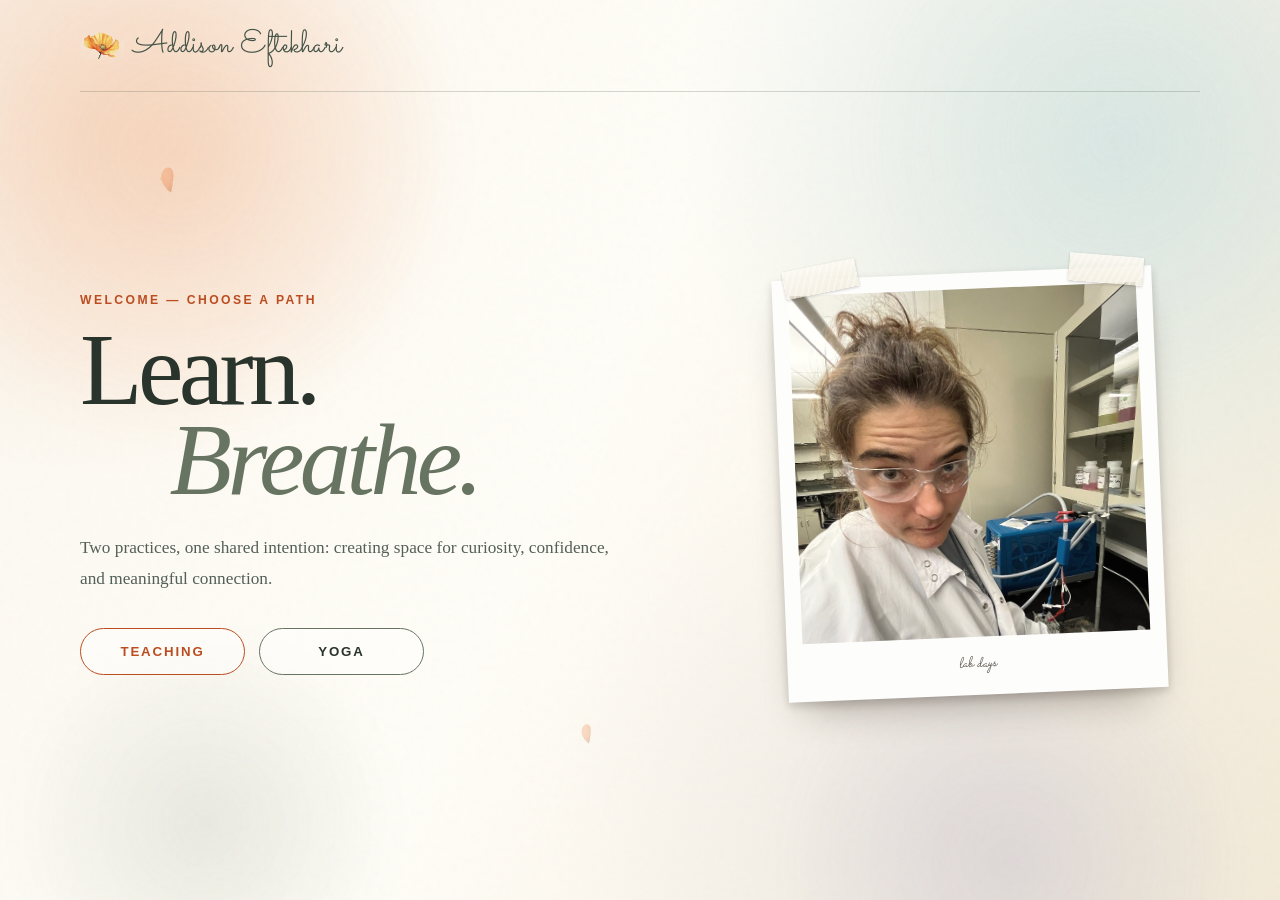
<file: index.html>
<!doctype html>
<html lang="en">
<head>
  <meta charset="utf-8">
  <meta name="viewport" content="width=device-width, initial-scale=1">
  <meta name="description" content="The personal website of Addison Eftekhari—teacher and yoga practitioner.">
  <title>Addison Eftekhari</title>
  <link rel="preconnect" href="https://fonts.googleapis.com">
  <link rel="preconnect" href="https://fonts.gstatic.com" crossorigin>
  <link href="https://fonts.googleapis.com/css2?family=Sacramento&display=swap" rel="stylesheet">
  <link rel="stylesheet" href="assets/styles.css">
</head>
<body>
<div class="watercolor-splash" aria-hidden="true">
  <span class="splash-blob splash-blob--poppy"></span>
  <span class="splash-blob splash-blob--sky"></span>
  <span class="splash-blob splash-blob--lavender"></span>
  <span class="splash-blob splash-blob--sage"></span>
  <img class="petal petal--poppy-a" src="assets/petal-poppy.svg" alt="">
  <img class="petal petal--leaf" src="assets/leaf-sage.svg" alt="">
  <img class="petal petal--poppy-b" src="assets/petal-poppy.svg" alt="">
  <img class="petal petal--bud" src="assets/bud-lavender.svg" alt="">
</div>
<div class="site-shell">
  <a class="skip-link" href="#main">Skip to content</a>
  <header class="site-header container">
    <a class="brand" href="index.html" aria-label="Addison Eftekhari — welcome">
      <img class="brand-mark" src="assets/poppy-mark.png" alt="">
      Addison Eftekhari
    </a>
  </header>
  <main id="main" class="welcome container">
    <section>
      <p class="eyebrow">Welcome — choose a path</p>
      <h1>Learn.<span>Breathe.</span></h1>
      <p class="intro">Two practices, one shared intention: creating space for curiosity, confidence, and meaningful connection.</p>
      <div class="choice-grid" aria-label="Explore Addison's work">
        <a class="choice orange" href="teaching/">Teaching</a>
        <a class="choice" href="yoga/">Yoga</a>
      </div>
    </section>
    <figure class="polaroid">
      <span class="tape tape-left" aria-hidden="true"></span>
      <span class="tape tape-right" aria-hidden="true"></span>
      <img src="assets/addison-headshot.jpeg" alt="Addison Eftekhari wearing safety glasses and a lab coat in a chemistry lab">
      <figcaption class="polaroid-caption">lab days</figcaption>
    </figure>
  </main>
</div>
<script src="assets/site.js"></script>
</body>
</html>
</file>
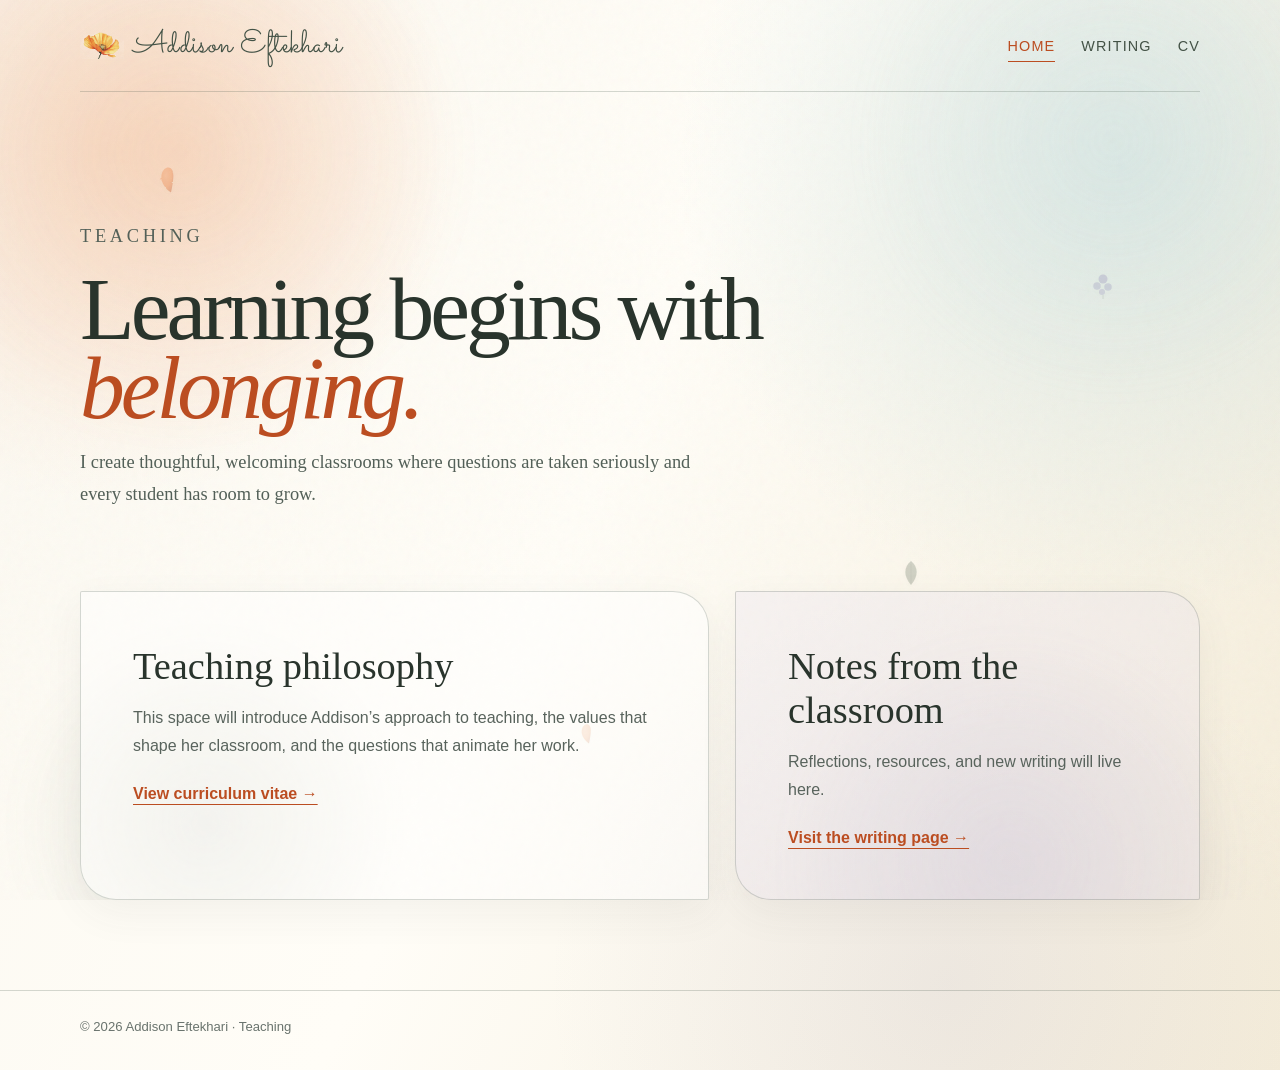
<file: teaching/index.html>
<!doctype html><html lang="en"><head><meta charset="utf-8"><meta name="viewport" content="width=device-width, initial-scale=1"><meta name="description" content="Teaching and academic work by Addison Eftekhari."><title>Teaching — Addison Eftekhari</title><link rel="preconnect" href="https://fonts.googleapis.com"><link rel="preconnect" href="https://fonts.gstatic.com" crossorigin><link href="https://fonts.googleapis.com/css2?family=Sacramento&display=swap" rel="stylesheet"><link rel="stylesheet" href="../assets/styles.css"></head>
<body><div class="watercolor-splash" aria-hidden="true"><span class="splash-blob splash-blob--poppy"></span><span class="splash-blob splash-blob--sky"></span><span class="splash-blob splash-blob--lavender"></span><span class="splash-blob splash-blob--sage"></span><img class="petal petal--poppy-a" src="../assets/petal-poppy.svg" alt=""><img class="petal petal--leaf" src="../assets/leaf-sage.svg" alt=""><img class="petal petal--poppy-b" src="../assets/petal-poppy.svg" alt=""><img class="petal petal--bud" src="../assets/bud-lavender.svg" alt=""></div><div class="site-shell"><a class="skip-link" href="#main">Skip to content</a>
<header class="site-header container"><a class="brand" href="../"><img class="brand-mark" src="../assets/poppy-mark.png" alt="">Addison Eftekhari</a><nav class="nav" aria-label="Teaching"><a href="./" aria-current="page">Home</a><a href="blog.html">Writing</a><a href="cv.html">CV</a></nav></header>
<main id="main" class="container"><section class="section-hero"><p class="eyebrow">Teaching</p><h1>Learning begins with <em>belonging.</em></h1><p>I create thoughtful, welcoming classrooms where questions are taken seriously and every student has room to grow.</p></section>
<section class="content-grid"><article class="card"><h2>Teaching philosophy</h2><p>This space will introduce Addison’s approach to teaching, the values that shape her classroom, and the questions that animate her work.</p><a class="text-link" href="cv.html">View curriculum vitae →</a></article><article class="card accent"><h2>Notes from the classroom</h2><p>Reflections, resources, and new writing will live here.</p><a class="text-link" href="blog.html">Visit the writing page →</a></article></section></main>
<footer class="footer"><div class="container">© <span data-year></span> Addison Eftekhari · Teaching</div></footer></div><script src="../assets/site.js"></script></body></html>
</file>
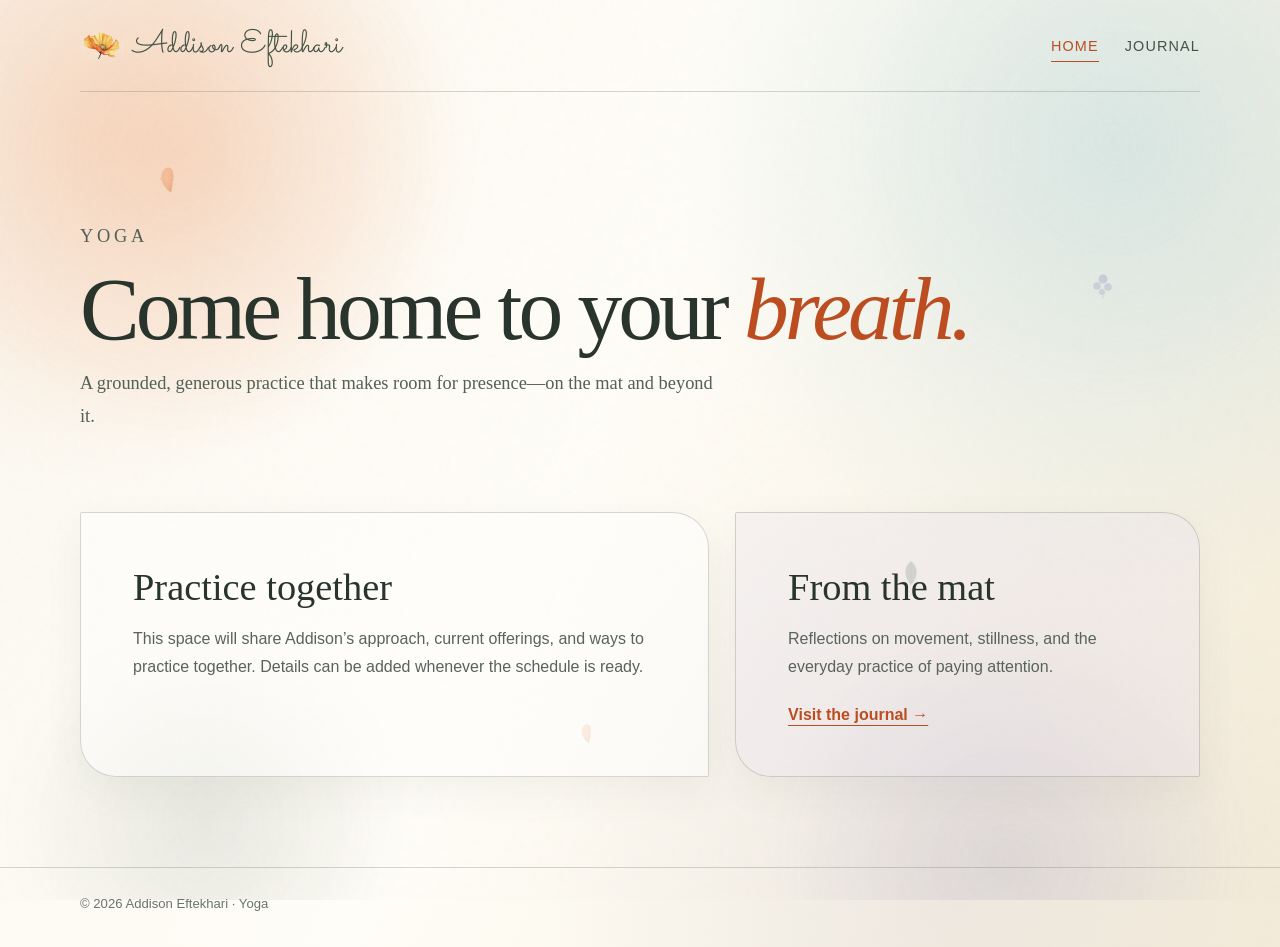
<file: yoga/index.html>
<!doctype html><html lang="en"><head><meta charset="utf-8"><meta name="viewport" content="width=device-width, initial-scale=1"><meta name="description" content="Yoga practice and teaching with Addison Eftekhari."><title>Yoga — Addison Eftekhari</title><link rel="preconnect" href="https://fonts.googleapis.com"><link rel="preconnect" href="https://fonts.gstatic.com" crossorigin><link href="https://fonts.googleapis.com/css2?family=Sacramento&display=swap" rel="stylesheet"><link rel="stylesheet" href="../assets/styles.css"></head>
<body><div class="watercolor-splash" aria-hidden="true"><span class="splash-blob splash-blob--poppy"></span><span class="splash-blob splash-blob--sky"></span><span class="splash-blob splash-blob--lavender"></span><span class="splash-blob splash-blob--sage"></span><img class="petal petal--poppy-a" src="../assets/petal-poppy.svg" alt=""><img class="petal petal--leaf" src="../assets/leaf-sage.svg" alt=""><img class="petal petal--poppy-b" src="../assets/petal-poppy.svg" alt=""><img class="petal petal--bud" src="../assets/bud-lavender.svg" alt=""></div><div class="site-shell"><a class="skip-link" href="#main">Skip to content</a><header class="site-header container"><a class="brand" href="../"><img class="brand-mark" src="../assets/poppy-mark.png" alt="">Addison Eftekhari</a><nav class="nav" aria-label="Yoga"><a href="./" aria-current="page">Home</a><a href="blog.html">Journal</a></nav></header>
<main id="main" class="container"><section class="section-hero"><p class="eyebrow">Yoga</p><h1>Come home to your <em>breath.</em></h1><p>A grounded, generous practice that makes room for presence—on the mat and beyond it.</p></section>
<section class="content-grid"><article class="card"><h2>Practice together</h2><p>This space will share Addison’s approach, current offerings, and ways to practice together. Details can be added whenever the schedule is ready.</p></article><article class="card accent"><h2>From the mat</h2><p>Reflections on movement, stillness, and the everyday practice of paying attention.</p><a class="text-link" href="blog.html">Visit the journal →</a></article></section></main>
<footer class="footer"><div class="container">© <span data-year></span> Addison Eftekhari · Yoga</div></footer></div><script src="../assets/site.js"></script></body></html>
</file>
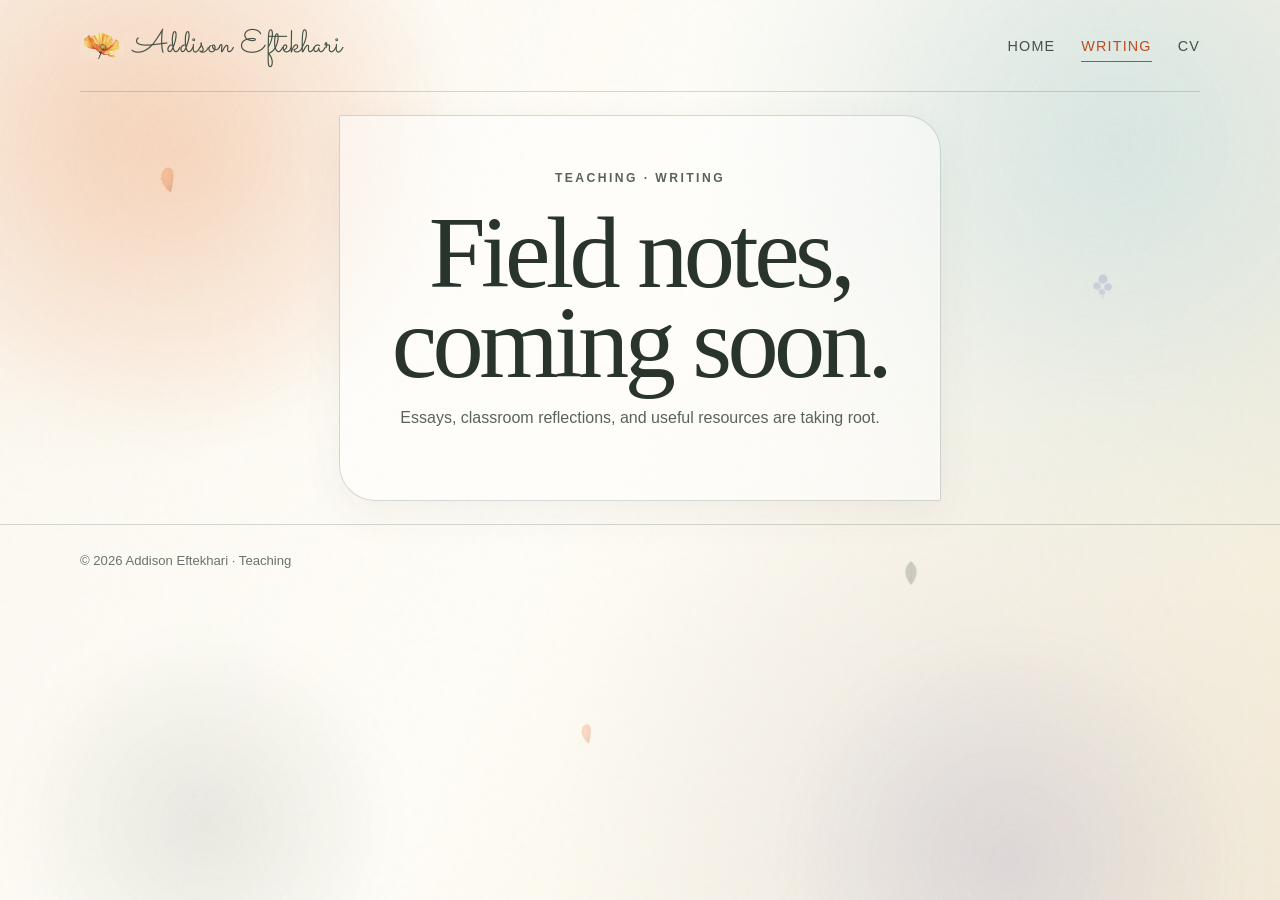
<file: teaching/blog.html>
<!doctype html><html lang="en"><head><meta charset="utf-8"><meta name="viewport" content="width=device-width, initial-scale=1"><meta name="description" content="Teaching notes and writing by Addison Eftekhari."><title>Teaching Writing — Addison Eftekhari</title><link rel="preconnect" href="https://fonts.googleapis.com"><link rel="preconnect" href="https://fonts.gstatic.com" crossorigin><link href="https://fonts.googleapis.com/css2?family=Sacramento&display=swap" rel="stylesheet"><link rel="stylesheet" href="../assets/styles.css"></head>
<body><div class="watercolor-splash" aria-hidden="true"><span class="splash-blob splash-blob--poppy"></span><span class="splash-blob splash-blob--sky"></span><span class="splash-blob splash-blob--lavender"></span><span class="splash-blob splash-blob--sage"></span><img class="petal petal--poppy-a" src="../assets/petal-poppy.svg" alt=""><img class="petal petal--leaf" src="../assets/leaf-sage.svg" alt=""><img class="petal petal--poppy-b" src="../assets/petal-poppy.svg" alt=""><img class="petal petal--bud" src="../assets/bud-lavender.svg" alt=""></div><div class="site-shell"><a class="skip-link" href="#main">Skip to content</a><header class="site-header container"><a class="brand" href="../"><img class="brand-mark" src="../assets/poppy-mark.png" alt="">Addison Eftekhari</a><nav class="nav" aria-label="Teaching"><a href="./">Home</a><a href="blog.html" aria-current="page">Writing</a><a href="cv.html">CV</a></nav></header>
<main id="main" class="container placeholder"><section class="card"><p class="eyebrow">Teaching · Writing</p><h1>Field notes,<br>coming soon.</h1><p>Essays, classroom reflections, and useful resources are taking root.</p></section></main><footer class="footer"><div class="container">© <span data-year></span> Addison Eftekhari · Teaching</div></footer></div><script src="../assets/site.js"></script></body></html>
</file>
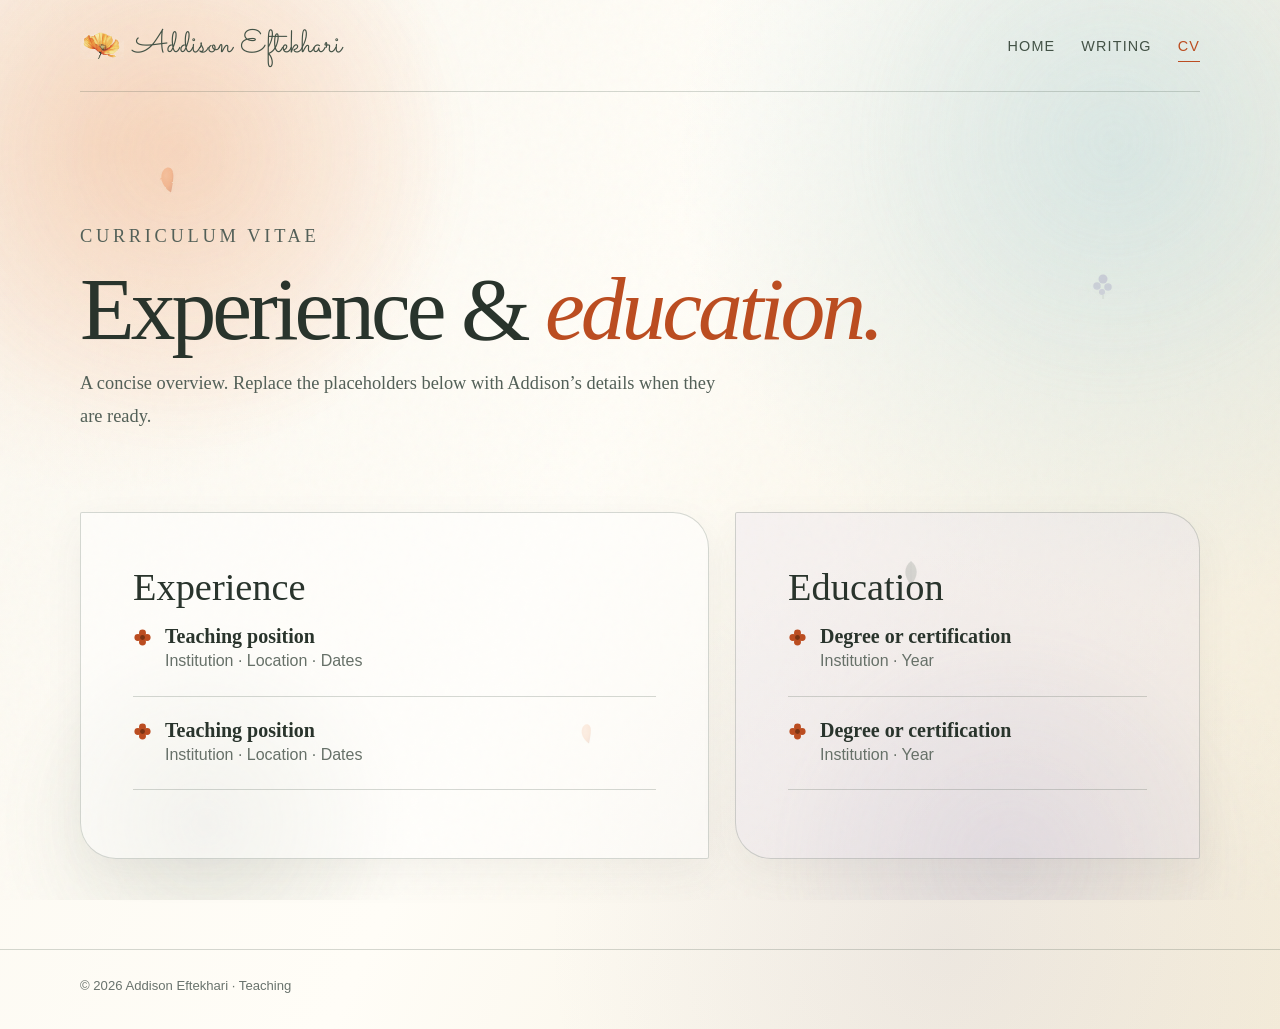
<file: teaching/cv.html>
<!doctype html><html lang="en"><head><meta charset="utf-8"><meta name="viewport" content="width=device-width, initial-scale=1"><meta name="description" content="Curriculum vitae for Addison Eftekhari."><title>CV — Addison Eftekhari</title><link rel="preconnect" href="https://fonts.googleapis.com"><link rel="preconnect" href="https://fonts.gstatic.com" crossorigin><link href="https://fonts.googleapis.com/css2?family=Sacramento&display=swap" rel="stylesheet"><link rel="stylesheet" href="../assets/styles.css"></head>
<body><div class="watercolor-splash" aria-hidden="true"><span class="splash-blob splash-blob--poppy"></span><span class="splash-blob splash-blob--sky"></span><span class="splash-blob splash-blob--lavender"></span><span class="splash-blob splash-blob--sage"></span><img class="petal petal--poppy-a" src="../assets/petal-poppy.svg" alt=""><img class="petal petal--leaf" src="../assets/leaf-sage.svg" alt=""><img class="petal petal--poppy-b" src="../assets/petal-poppy.svg" alt=""><img class="petal petal--bud" src="../assets/bud-lavender.svg" alt=""></div><div class="site-shell"><a class="skip-link" href="#main">Skip to content</a><header class="site-header container"><a class="brand" href="../"><img class="brand-mark" src="../assets/poppy-mark.png" alt="">Addison Eftekhari</a><nav class="nav" aria-label="Teaching"><a href="./">Home</a><a href="blog.html">Writing</a><a href="cv.html" aria-current="page">CV</a></nav></header>
<main id="main" class="container"><section class="section-hero"><p class="eyebrow">Curriculum vitae</p><h1>Experience &amp; <em>education.</em></h1><p>A concise overview. Replace the placeholders below with Addison’s details when they are ready.</p></section>
<section class="content-grid"><article class="card"><h2>Experience</h2><ul class="cv-list"><li><strong>Teaching position</strong><span>Institution · Location · Dates</span></li><li><strong>Teaching position</strong><span>Institution · Location · Dates</span></li></ul></article><article class="card accent"><h2>Education</h2><ul class="cv-list"><li><strong>Degree or certification</strong><span>Institution · Year</span></li><li><strong>Degree or certification</strong><span>Institution · Year</span></li></ul></article></section></main><footer class="footer"><div class="container">© <span data-year></span> Addison Eftekhari · Teaching</div></footer></div><script src="../assets/site.js"></script></body></html>
</file>
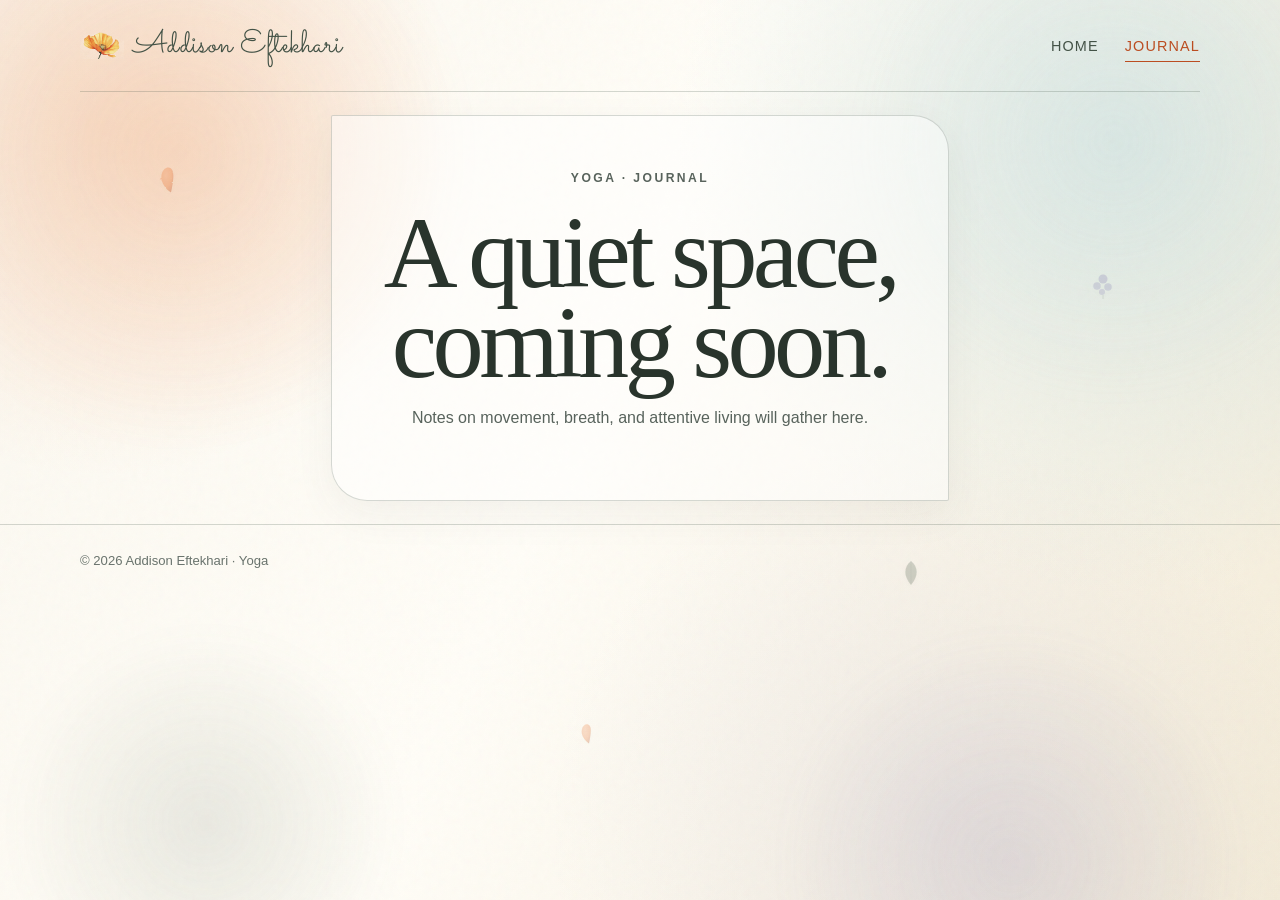
<file: yoga/blog.html>
<!doctype html><html lang="en"><head><meta charset="utf-8"><meta name="viewport" content="width=device-width, initial-scale=1"><meta name="description" content="Yoga reflections and writing by Addison Eftekhari."><title>Yoga Journal — Addison Eftekhari</title><link rel="preconnect" href="https://fonts.googleapis.com"><link rel="preconnect" href="https://fonts.gstatic.com" crossorigin><link href="https://fonts.googleapis.com/css2?family=Sacramento&display=swap" rel="stylesheet"><link rel="stylesheet" href="../assets/styles.css"></head>
<body><div class="watercolor-splash" aria-hidden="true"><span class="splash-blob splash-blob--poppy"></span><span class="splash-blob splash-blob--sky"></span><span class="splash-blob splash-blob--lavender"></span><span class="splash-blob splash-blob--sage"></span><img class="petal petal--poppy-a" src="../assets/petal-poppy.svg" alt=""><img class="petal petal--leaf" src="../assets/leaf-sage.svg" alt=""><img class="petal petal--poppy-b" src="../assets/petal-poppy.svg" alt=""><img class="petal petal--bud" src="../assets/bud-lavender.svg" alt=""></div><div class="site-shell"><a class="skip-link" href="#main">Skip to content</a><header class="site-header container"><a class="brand" href="../"><img class="brand-mark" src="../assets/poppy-mark.png" alt="">Addison Eftekhari</a><nav class="nav" aria-label="Yoga"><a href="./">Home</a><a href="blog.html" aria-current="page">Journal</a></nav></header>
<main id="main" class="container placeholder"><section class="card"><p class="eyebrow">Yoga · Journal</p><h1>A quiet space,<br>coming soon.</h1><p>Notes on movement, breath, and attentive living will gather here.</p></section></main><footer class="footer"><div class="container">© <span data-year></span> Addison Eftekhari · Yoga</div></footer></div><script src="../assets/site.js"></script></body></html>
</file>
<file: assets/styles.css>
:root {
  --paper: #fbf8f0;
  --paper-deep: #f4ecd9;
  --ink: #29342c;
  --sage: #667461;
  --sage-dark: #435246;
  --poppy: #e97935;
  --poppy-dark: #bb4d21;
  --lavender: #8f88b5;
  --sky: #c8dfe0;
  --line: rgba(67, 82, 70, 0.22);
  --shadow: 0 20px 55px rgba(61, 73, 60, 0.12);
  --serif: Georgia, "Times New Roman", serif;
  --sans: "Avenir Next", Avenir, "Segoe UI", sans-serif;
  --cursive: "Sacramento", "Segoe Script", "Brush Script MT", cursive;
}

* { box-sizing: border-box; }
html { scroll-behavior: smooth; }
body {
  margin: 0;
  min-height: 100vh;
  color: var(--ink);
  font-family: var(--sans);
  background:
    radial-gradient(circle at 8% 14%, rgba(233,121,53,.15), transparent 22rem),
    radial-gradient(circle at 88% 16%, rgba(200,223,224,.55), transparent 28rem),
    radial-gradient(circle at 74% 92%, rgba(143,136,181,.11), transparent 25rem),
    linear-gradient(115deg, var(--paper), #fffdf7 46%, var(--paper-deep));
}

body::before {
  content: "";
  position: fixed;
  top: 0;
  left: 0;
  right: 0;
  bottom: 0;
  pointer-events: none;
  opacity: .16;
  background-image: url("data:image/svg+xml,%3Csvg viewBox='0 0 180 180' xmlns='http://www.w3.org/2000/svg'%3E%3Cfilter id='n'%3E%3CfeTurbulence type='fractalNoise' baseFrequency='.75' numOctaves='4' stitchTiles='stitch'/%3E%3C/filter%3E%3Crect width='100%25' height='100%25' filter='url(%23n)' opacity='.19'/%3E%3C/svg%3E");
  mix-blend-mode: multiply;
}

a { color: inherit; }
.site-shell { position: relative; min-height: 100vh; overflow: hidden; }
.container { width: min(1120px, calc(100% - 40px)); margin-inline: auto; }
.skip-link { position: fixed; left: 12px; top: -60px; z-index: 20; padding: 10px 14px; background: var(--ink); color: white; }
.skip-link:focus { top: 12px; }

.site-header {
  display: flex;
  align-items: center;
  justify-content: space-between;
  min-height: 92px;
  border-bottom: 1px solid var(--line);
}
.brand {
  display: inline-flex;
  align-items: center;
  gap: 9px;
  font: 400 clamp(1.55rem, 3.2vw, 2rem)/1 var(--cursive);
  letter-spacing: .01em;
  color: var(--sage-dark);
  text-decoration: none;
}
.brand-mark {
  width: 44px;
  height: 28px;
  object-fit: contain;
  object-position: center;
}
.nav { display: flex; gap: 26px; align-items: center; }
.nav a {
  padding: 9px 0 7px;
  color: var(--sage-dark);
  font-size: .9rem;
  letter-spacing: .08em;
  text-decoration: none;
  text-transform: uppercase;
  border-bottom: 1px solid transparent;
}
.nav a:hover, .nav a[aria-current="page"] { color: var(--poppy-dark); border-color: currentColor; }

.welcome {
  display: grid;
  grid-template-columns: 1.03fr .97fr;
  align-items: center;
  gap: clamp(34px, 7vw, 96px);
  min-height: calc(100vh - 92px);
  padding-block: 48px 72px;
}
.eyebrow {
  margin: 0 0 18px;
  color: var(--poppy-dark);
  font-size: .76rem;
  font-weight: 700;
  letter-spacing: .2em;
  text-transform: uppercase;
}
h1, h2 { font-family: var(--serif); font-weight: 400; }
h1 { margin: 0; font-size: clamp(3.4rem, 8vw, 7.6rem); line-height: .88; letter-spacing: -.045em; }
.welcome h1 span { display: block; margin-left: clamp(24px, 7vw, 90px); color: var(--sage); font-style: italic; }
.intro { max-width: 540px; margin: 28px 0 34px; color: #536058; font: 1.08rem/1.75 var(--serif); }
.choice-grid { display: flex; flex-wrap: wrap; gap: 14px; }
.choice {
  min-width: 165px;
  padding: 15px 25px;
  border: 1px solid var(--sage);
  border-radius: 999px;
  background: rgba(255,255,255,.46);
  font-size: .83rem;
  font-weight: 700;
  letter-spacing: .14em;
  text-align: center;
  text-decoration: none;
  text-transform: uppercase;
  transition: transform .2s, background .2s, color .2s;
}
.choice:hover { transform: translateY(-2px); background: var(--sage-dark); color: white; }
.choice.orange { border-color: var(--poppy-dark); color: var(--poppy-dark); }
.choice.orange:hover { background: var(--poppy-dark); color: white; }

.polaroid {
  position: relative;
  width: min(100%, 380px);
  justify-self: end;
  background: #fdfdfb;
  padding: 16px 16px 58px;
  box-shadow: 0 22px 40px -18px rgba(40,30,20,.4), 0 4px 10px rgba(40,30,20,.18);
  transform: rotate(-2.4deg);
}
.polaroid img {
  width: 100%;
  aspect-ratio: 1/1;
  display: block;
  object-fit: cover;
  object-position: 50% 22%;
  filter: saturate(.92) contrast(.98) sepia(.06);
}
.polaroid-caption {
  position: absolute;
  left: 0;
  right: 0;
  bottom: 20px;
  text-align: center;
  font: italic .95rem var(--cursive);
  color: #4b453d;
}
.tape {
  position: absolute;
  width: 74px;
  height: 28px;
  background: linear-gradient(rgba(251,248,240,.92), rgba(240,234,218,.72));
  box-shadow: 0 1px 3px rgba(30,24,16,.22);
  z-index: 1;
}
.tape::after {
  content: "";
  position: absolute;
  top: 0;
  left: 0;
  right: 0;
  bottom: 0;
  background: repeating-linear-gradient(115deg, rgba(255,255,255,.35) 0 2px, transparent 2px 6px);
}
.tape-left { top: -14px; left: 12px; transform: rotate(-9deg); }
.tape-right { top: -12px; right: 8px; transform: rotate(7deg); }

.section-hero { padding: clamp(70px, 10vw, 130px) 0 62px; }
.section-hero h1 { max-width: 900px; font-size: clamp(3.2rem, 7vw, 6.6rem); }
.section-hero h1 em { color: var(--poppy-dark); font-weight: inherit; }
.section-hero p { max-width: 650px; color: #536058; font: 1.15rem/1.75 var(--serif); }
.content-grid { display: grid; grid-template-columns: 1.15fr .85fr; gap: 26px; padding-bottom: 90px; }
.card {
  padding: clamp(28px, 5vw, 52px);
  border: 1px solid var(--line);
  border-radius: 2px 36px 2px 36px;
  background: rgba(255,255,255,.48);
  box-shadow: 0 14px 40px rgba(61,73,60,.06);
}
.card.accent {
  background: rgba(231,223,240,.28);
}
.card h2 { margin: 0 0 14px; font-size: clamp(1.7rem, 3vw, 2.5rem); }
.card p { color: #58635c; line-height: 1.75; }
.text-link { display: inline-block; margin-top: 9px; color: var(--poppy-dark); font-weight: 700; text-decoration-thickness: 1px; text-underline-offset: 5px; }
.placeholder { min-height: 48vh; display: grid; place-items: center; text-align: center; }
.placeholder .card { max-width: 700px; }
.cv-list { display: grid; gap: 22px; padding: 0; list-style: none; }
.cv-list li { position: relative; padding-left: 32px; padding-bottom: 22px; border-bottom: 1px solid var(--line); }
.cv-list li::before { content: ""; position: absolute; left: 0; top: 3px; width: 19px; height: 19px; background: url("bullet-poppy.svg") no-repeat center / contain; }
.cv-list strong { display: block; font-family: var(--serif); font-size: 1.25rem; }
.cv-list span { color: #667068; line-height: 1.6; }
.footer { padding: 28px 0 36px; border-top: 1px solid var(--line); color: #69736d; font-size: .82rem; }

.watercolor-splash {
  position: fixed;
  top: 0;
  left: 0;
  right: 0;
  bottom: 0;
  z-index: -2;
  overflow: hidden;
  pointer-events: none;
}
.splash-blob {
  position: absolute;
  border-radius: 50%;
  filter: blur(15px);
  opacity: .55;
}
.splash-blob--poppy {
  width: 48vw; height: 48vw; left: -10vw; top: -12vw;
  background: radial-gradient(circle, rgba(233,121,53,.32), rgba(233,121,53,0) 68%);
  animation: drift-poppy 72s ease-in-out infinite;
  animation-delay: -9s;
}
.splash-blob--sky {
  width: 42vw; height: 42vw; right: -8vw; top: -10vw;
  background: radial-gradient(circle, rgba(200,223,224,.42), rgba(200,223,224,0) 68%);
  animation: drift-sky 89s ease-in-out infinite;
  animation-delay: -34s;
}
.splash-blob--lavender {
  width: 38vw; height: 38vw; right: 2vw; bottom: -16vw;
  background: radial-gradient(circle, rgba(143,136,181,.3), rgba(143,136,181,0) 68%);
  animation: drift-lavender 80s ease-in-out infinite;
  animation-delay: -52s;
}
.splash-blob--sage {
  width: 32vw; height: 32vw; left: 0vw; bottom: -10vw;
  background: radial-gradient(circle, rgba(102,116,97,.26), rgba(102,116,97,0) 68%);
  animation: drift-sage 102s ease-in-out infinite;
  animation-delay: -18s;
}
@keyframes drift-poppy {
  0%   { transform: translate(-14vw, -8vh) scale(.75); }
  18%  { transform: translate(16vw, 22vh) scale(1.2); }
  41%  { transform: translate(58vw, -10vh) scale(.55); }
  63%  { transform: translate(10vw, 42vh) scale(1.1); }
  82%  { transform: translate(-52vw, 6vh) scale(.6); }
  100% { transform: translate(-14vw, -8vh) scale(.75); }
}
@keyframes drift-sky {
  0%   { transform: translate(10vw, -10vh) scale(.8); }
  22%  { transform: translate(-38vw, 18vh) scale(1.15); }
  47%  { transform: translate(-12vw, 50vh) scale(.55); }
  70%  { transform: translate(34vw, 10vh) scale(1.05); }
  88%  { transform: translate(50vw, -22vh) scale(.65); }
  100% { transform: translate(10vw, -10vh) scale(.8); }
}
@keyframes drift-lavender {
  0%   { transform: translate(6vw, 10vh) scale(.75); }
  26%  { transform: translate(-34vw, -30vh) scale(1.18); }
  52%  { transform: translate(-56vw, 14vh) scale(.58); }
  74%  { transform: translate(-8vw, 46vh) scale(1.08); }
  100% { transform: translate(6vw, 10vh) scale(.75); }
}
@keyframes drift-sage {
  0%   { transform: translate(-10vw, -14vh) scale(.78); }
  30%  { transform: translate(30vw, -36vh) scale(1.12); }
  58%  { transform: translate(50vw, 20vh) scale(.6); }
  80%  { transform: translate(4vw, 34vh) scale(1.06); }
  100% { transform: translate(-10vw, -14vh) scale(.78); }
}

.botanical { position: absolute; pointer-events: none; opacity: .14; }
.botanical.one { width: 340px; right: -110px; bottom: 30px; color: var(--poppy); transform: rotate(-12deg); }
.botanical.two { width: 260px; left: -100px; top: 160px; color: var(--sage); transform: rotate(20deg); }

.petal-wrap {
  position: absolute;
  pointer-events: none;
}
.petal-wrap--poppy-a { left: 12%; top: 18%; }
.petal-wrap--leaf { left: 70%; top: 62%; }
.petal-wrap--poppy-b { left: 45%; top: 80%; }
.petal-wrap--bud { left: 85%; top: 30%; }

.petal {
  display: block;
  pointer-events: none;
  filter: drop-shadow(0 2px 3px rgba(40,30,20,.06));
}
.petal--poppy-a { width: 34px; opacity: .38; animation: petal-drift-a 96s ease-in-out infinite; animation-delay: -22s; }
.petal--leaf { width: 30px; opacity: .34; animation: petal-drift-b 118s ease-in-out infinite; animation-delay: -55s; }
.petal--poppy-b { width: 26px; opacity: .3; animation: petal-drift-c 104s ease-in-out infinite; animation-delay: -8s; }
.petal--bud { width: 30px; opacity: .34; animation: petal-drift-d 111s ease-in-out infinite; animation-delay: -66s; }
@keyframes petal-drift-a {
  0%   { transform: translate(0, 0) rotate(0deg); }
  25%  { transform: translate(8vw, -6vh) rotate(35deg); }
  50%  { transform: translate(-4vw, 10vh) rotate(-20deg); }
  75%  { transform: translate(-10vw, -4vh) rotate(60deg); }
  100% { transform: translate(0, 0) rotate(0deg); }
}
@keyframes petal-drift-b {
  0%   { transform: translate(0, 0) rotate(0deg); }
  30%  { transform: translate(-9vw, 7vh) rotate(-40deg); }
  60%  { transform: translate(6vw, -9vh) rotate(25deg); }
  100% { transform: translate(0, 0) rotate(0deg); }
}
@keyframes petal-drift-c {
  0%   { transform: translate(0, 0) rotate(0deg); }
  35%  { transform: translate(10vw, 5vh) rotate(50deg); }
  70%  { transform: translate(-6vw, -8vh) rotate(-30deg); }
  100% { transform: translate(0, 0) rotate(0deg); }
}
@keyframes petal-drift-d {
  0%   { transform: translate(0, 0) rotate(0deg); }
  28%  { transform: translate(-11vw, 6vh) rotate(-25deg); }
  55%  { transform: translate(-3vw, -9vh) rotate(15deg); }
  80%  { transform: translate(7vw, 4vh) rotate(-10deg); }
  100% { transform: translate(0, 0) rotate(0deg); }
}

@media (max-width: 760px) {
  .site-header { min-height: 78px; align-items: flex-start; padding-block: 22px; gap: 16px; }
  .nav { gap: 15px; flex-wrap: wrap; justify-content: flex-end; }
  .nav a { font-size: .7rem; }
  .welcome { grid-template-columns: 1fr; min-height: auto; }
  .polaroid { justify-self: center; width: min(78vw, 340px); }
  .content-grid { grid-template-columns: 1fr; }
}
@media (max-width: 480px) {
  html, body { overflow-x: hidden; }
  .container { width: min(100% - 28px, 1120px); }
  .site-header { display: block; min-height: auto; padding-block: 16px; }
  .brand { font-size: 1.5rem; gap: 7px; }
  .brand-mark { width: 36px; height: 23px; }
  .nav { margin-top: 14px; justify-content: flex-start; gap: 12px; }
  .welcome { padding-block: 22px 36px; gap: 22px; }
  .eyebrow { margin-bottom: 10px; font-size: .68rem; }
  h1 { font-size: clamp(2.5rem, 13vw, 3.6rem); letter-spacing: -.03em; }
  .welcome h1 span { margin-left: 5vw; }
  .intro { margin: 16px 0 22px; font-size: 1rem; line-height: 1.6; }
  .choice-grid { gap: 10px; }
  .choice { flex: 1 1 calc(50% - 5px); min-width: 0; padding: 13px 8px; font-size: .72rem; letter-spacing: .07em; }
}
.windstorm {
  position: fixed;
  top: 0;
  left: 0;
  right: 0;
  bottom: 0;
  z-index: 6;
  overflow: hidden;
  pointer-events: none;
  opacity: 0;
  transition: opacity 1.2s ease;
}
.windstorm.windstorm-active { opacity: 1; }
.windstorm-leaf {
  position: absolute;
  left: -10%;
  opacity: 0;
  transform: translate(0, 0) rotate(var(--rot, 0deg));
  filter: drop-shadow(0 3px 4px rgba(40,30,20,.14));
}
.windstorm-leaf.windstorm-fly {
  animation: windstorm-fly var(--duration, 4s) linear var(--delay, 0s) 1 both;
}
@keyframes windstorm-fly {
  0%   { transform: translate(0, 0) rotate(var(--rot, 0deg)); opacity: 0; }
  7%   { opacity: .92; }
  16%  { transform: translate(calc(var(--vwpx, 1200px) * .16), calc(var(--wobble, 90px) * -1)) rotate(calc(var(--rot, 0deg) + 230deg)); }
  30%  { transform: translate(calc(var(--vwpx, 1200px) * .34), calc(var(--wobble, 90px) * 1.3)) rotate(calc(var(--rot, 0deg) + 500deg)); }
  44%  { transform: translate(calc(var(--vwpx, 1200px) * .50), calc(var(--wobble, 90px) * -1.5)) rotate(calc(var(--rot, 0deg) + 770deg)); }
  58%  { transform: translate(calc(var(--vwpx, 1200px) * .66), calc(var(--wobble, 90px) * 1.4)) rotate(calc(var(--rot, 0deg) + 1040deg)); }
  72%  { transform: translate(calc(var(--vwpx, 1200px) * .82), calc(var(--wobble, 90px) * -1.2)) rotate(calc(var(--rot, 0deg) + 1310deg)); }
  86%  { transform: translate(calc(var(--vwpx, 1200px) * 1.02), calc(var(--wobble, 90px) * .9)) rotate(calc(var(--rot, 0deg) + 1560deg)); opacity: .85; }
  100% { transform: translate(calc(var(--vwpx, 1200px) * 1.28), calc(var(--wobble, 90px) * .25)) rotate(calc(var(--rot, 0deg) + 1720deg)); opacity: 0; }
}

.petal-wrap.storm-exit {
  animation: petal-storm-exit 5200ms linear forwards !important;
}
.petal-wrap.storm-return {
  animation: petal-storm-return 2400ms ease-out forwards !important;
}
@keyframes petal-storm-exit {
  0%   { transform: translate(0, 0) rotate(0deg); opacity: 1; }
  100% { transform: translate(calc(var(--vwpx, 1200px) * 1.15), calc(var(--vhpx, 800px) * .16)) rotate(140deg); opacity: 0; }
}
@keyframes petal-storm-return {
  0%   { opacity: 0; }
  100% { opacity: 1; }
}

@media (prefers-reduced-motion: reduce) {
  html { scroll-behavior: auto; }
  * { transition: none !important; }
  .splash-blob { animation: none; }
  .petal { animation: none; }
  .windstorm, .windstorm-leaf { display: none; }
}
</file>
